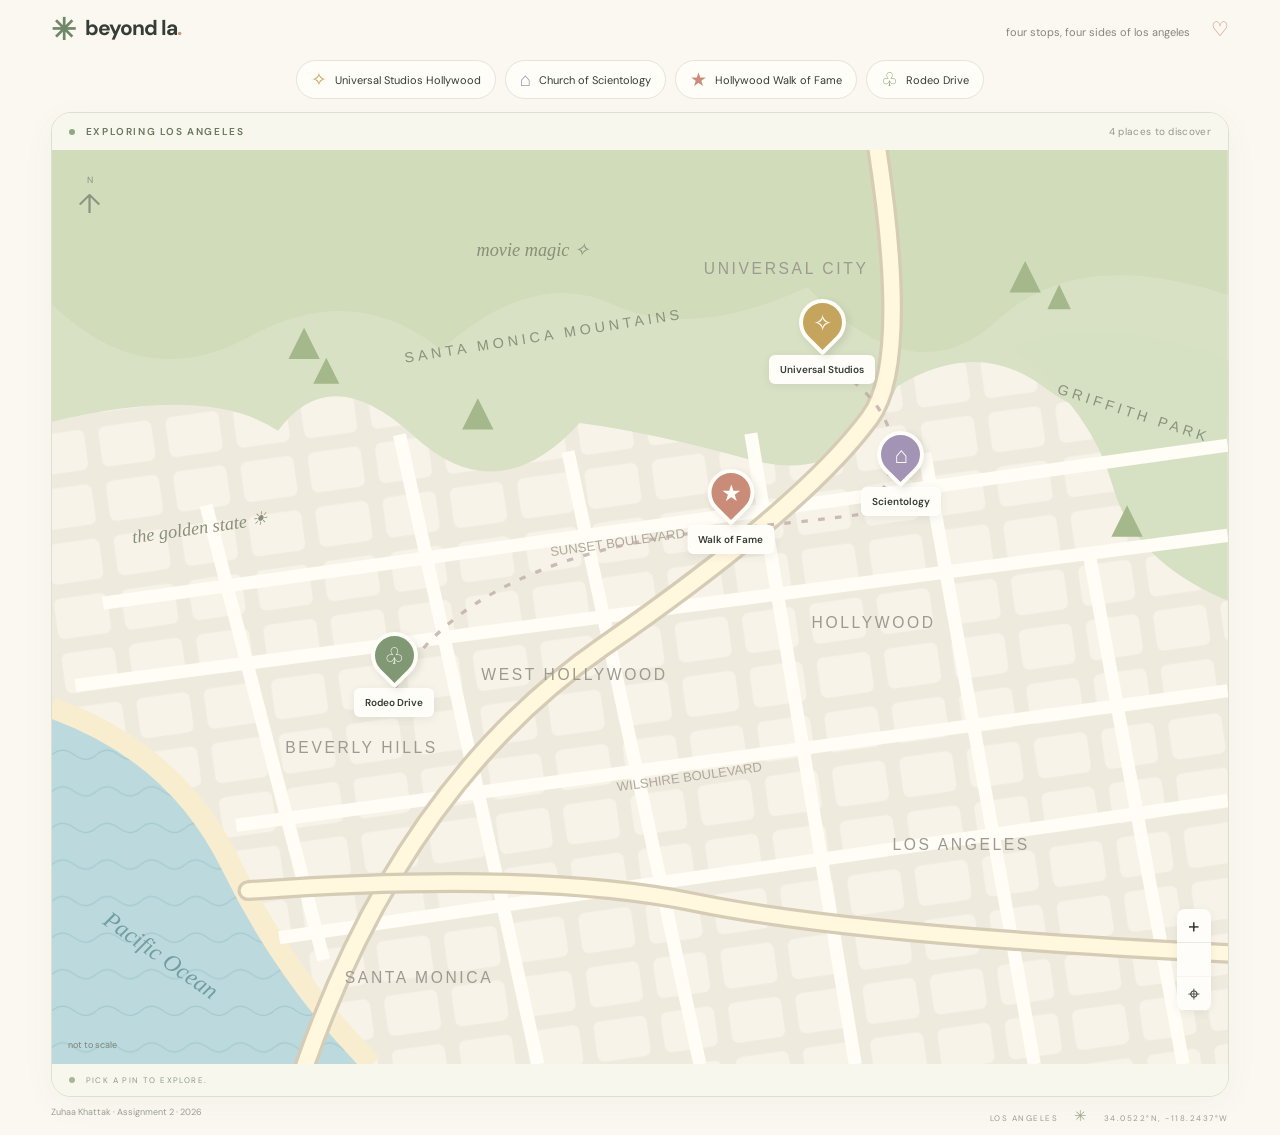
<file: index.html>
<!doctype html>
<html lang="en">
<head>
<meta charset="UTF-8"><meta name="viewport" content="width=device-width, initial-scale=1.0"><meta name="theme-color" content="#fbf8f1">
<title>Assignment 2</title><link rel="stylesheet" href="styles.css"><script defer src="script.js"></script>
</head>
<body>
<header class="site-header"><a href="./index.html" class="logo"><span class="logo-icon">✳</span>beyond la<span class="logo-dot">.</span></a><span class="header-note">four stops, four sides of los angeles <span>♡</span></span></header>
<main>
<nav id="location-list" class="location-nav" aria-label="Explore the four locations"></nav>

<section class="explorer" aria-label="Explore Los Angeles locations">
<div class="map-column"><div class="map-topline"><span><span class="live-dot"></span> EXPLORING LOS ANGELES</span><span>4 places to discover</span></div>
<div class="map" id="map"><svg id="map-art" viewBox="0 0 900 700" preserveAspectRatio="xMidYMid meet" role="img" aria-label="Illustrated map of Los Angeles showing Beverly Hills, Hollywood, Church of Scientology, and Universal City">
<defs><pattern id="blocks" width="52" height="42" patternUnits="userSpaceOnUse" patternTransform="rotate(-8)"><rect width="52" height="42" fill="#eeeade"/><rect x="5" y="5" width="41" height="31" rx="5" fill="#f7f3e9"/></pattern><pattern id="water" width="34" height="28" patternUnits="userSpaceOnUse"><path d="M0 15 Q8 8 17 15 T34 15" stroke="#a6cbcf" fill="none"/></pattern></defs>
<rect width="900" height="700" fill="url(#blocks)"/>
<path d="M0 0H900V205Q811 221 760 182T647 181Q610 258 534 237T404 209Q341 278 277 219T173 215Q120 179 0 208Z" fill="#d8e1c4"/>
<path d="M0 0H900V111Q785 73 723 131T578 105Q490 146 429 118T298 153Q231 99 151 143T0 118Z" fill="#cbd9b5" opacity=".6"/>
<path d="M735 151Q804 123 900 160V345Q828 315 812 257T735 151" fill="#d6e0c3"/>
<path d="M0 430Q90 465 131 549T237 700H0Z" fill="#bcdadd"/><path d="M0 430Q90 465 131 549T237 700H0Z" fill="url(#water)"/><path d="M0 427Q95 461 137 547T245 700" fill="none" stroke="#f9edcf" stroke-width="16"/>
<g fill="none" stroke="#fffdf6" stroke-width="10"><path d="M39 347L900 226"/><path d="M18 410L900 295"/><path d="M141 517L900 414"/><path d="M174 603L900 498"/><path d="M118 272L208 620"/><path d="M266 218L372 700"/><path d="M395 231L496 700"/><path d="M535 217L615 700"/><path d="M668 232L752 700"/><path d="M794 309L866 700"/></g>
<g fill="none" stroke-linecap="round"><path d="M194 700Q269 486 422 380T626 205Q657 164 632 0" stroke="#d6cbb4" stroke-width="17"/><path d="M194 700Q269 486 422 380T626 205Q657 164 632 0" stroke="#fff7de" stroke-width="12"/><path d="M150 567Q371 551 492 576T900 615" stroke="#d6cbb4" stroke-width="16"/><path d="M150 567Q371 551 492 576T900 615" stroke="#fff7de" stroke-width="11"/></g>
<g fill="#8a927b" font-family="Arial,sans-serif" font-size="11" letter-spacing="3" text-anchor="middle"><text x="377" y="146" transform="rotate(-9 377 146)">SANTA MONICA MOUNTAINS</text><text x="827" y="205" transform="rotate(18 827 205)">GRIFFITH PARK</text></g>
<g fill="#9d9a90" font-family="Arial,sans-serif" font-size="12" letter-spacing="2" text-anchor="middle"><text x="237" y="462">BEVERLY HILLS</text><text x="400" y="406">WEST HOLLYWOOD</text><text x="629" y="366">HOLLYWOOD</text><text x="562" y="95">UNIVERSAL CITY</text><text x="696" y="536">LOS ANGELES</text><text x="281" y="638">SANTA MONICA</text></g>
<g fill="#b0a99a" font-family="Arial,sans-serif" font-size="10"><text x="382" y="311" transform="rotate(-8 382 311)">SUNSET BOULEVARD</text><text x="433" y="491" transform="rotate(-8 433 491)">WILSHIRE BOULEVARD</text></g>
<path d="M262 413Q319 309 519 290T634 264Q666 206 590 161" fill="none" stroke="#bca7a5" stroke-width="2.5" stroke-dasharray="5 8" opacity=".75"/>
<g fill="#a5b88b"><path d="M193 136l-12 24h24zM210 159l-10 20h20zM326 190l-12 24h24zM745 85l-12 24h24zM771 103l-9 19h18zM823 272l-12 24h24z"/></g>
<g fill="#729da3" font-family="Georgia,serif" font-size="18" font-style="italic"><text x="38" y="592" transform="rotate(35 38 592)">Pacific Ocean</text></g><g fill="#898f78" font-family="Georgia,serif" font-style="italic" font-size="14"><text x="325" y="81"> movie magic ✧</text><text x="62" y="301" transform="rotate(-8 62 301)">the golden state ☀</text></g>
</svg><div id="pins"></div><div class="compass" aria-hidden="true">N<span>↑</span></div><div class="map-controls"><button id="zoom-in" aria-label="Zoom in">+</button><button id="zoom-out" aria-label="Zoom out"></button><button id="reset-map" aria-label="Reset map view">⌖</button></div><span class="map-footnote">not to scale</span><div class="map-caption"><span></span></div></div>
<div class="map-bottom"><span><i></i> PICK A PIN TO EXPLORE.</span><span></span></div></div>

</section><footer><span>Zuhaa Khattak · Assignment 2 · 2026</span><span>LOS ANGELES <span class="footer-star">✳</span> 34.0522°N, -118.2437°W</span></footer>
</main></body></html>
</file>
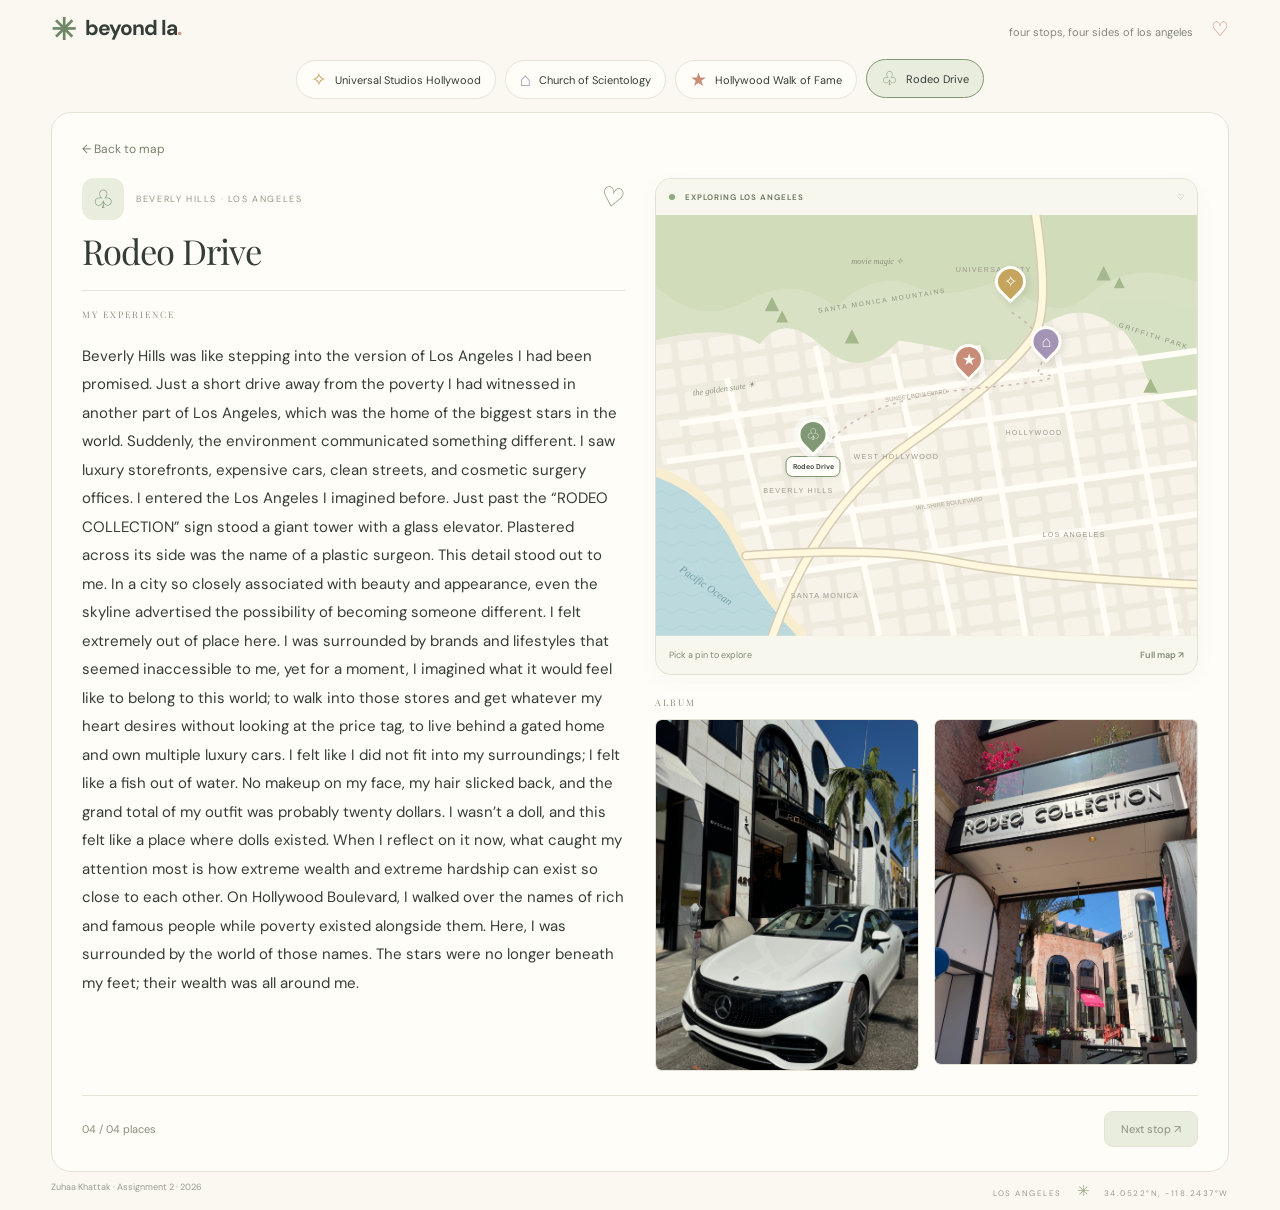
<file: rodeo-drive.html>
<!doctype html>
<html lang="en">
<head><meta charset="UTF-8"><meta name="viewport" content="width=device-width, initial-scale=1.0"><meta name="theme-color" content="#fbf8f1"><title>Rodeo Drive</title><link rel="stylesheet" href="styles.css"><script defer src="script.js"></script></head>
<body data-location="rodeo-drive">
<header class="site-header"><a href="index.html" class="logo"><span class="logo-icon">✳</span>beyond la<span class="logo-dot">.</span></a><span class="header-note">four stops, four sides of los angeles<span>♡</span></span></header>
<main><nav id="location-list" class="location-nav" aria-label="Explore the four locations"></nav>
<article class="story-page"><a class="back-to-map" href="index.html">← Back to map</a>
<div class="story-columns"><div class="story-content"><header class="story-heading"><span class="story-icon" aria-hidden="true">♧</span><p class="detail-area">BEVERLY HILLS · LOS ANGELES</p><h1>Rodeo Drive</h1><span class="story-heart" aria-hidden="true">♡</span></header>
<div class="story-layout"><section aria-labelledby="story-label"><h2 id="story-label" class="section-label">MY EXPERIENCE</h2><div class="story-space" aria-label="Your story space"></div></section>
</div>
</div><div class="story-media"><aside class="story-map" aria-label="Explore the other locations"><div class="map-topline"><span><span class="live-dot"></span> EXPLORING LOS ANGELES</span><span>♡</span></div><div class="map mini-map"><svg id="map-art" viewBox="0 0 900 700" preserveAspectRatio="xMidYMid meet" role="img" aria-label="Illustrated map of Los Angeles showing Beverly Hills, Hollywood, Church of Scientology, and Universal City">
<defs><pattern id="blocks" width="52" height="42" patternUnits="userSpaceOnUse" patternTransform="rotate(-8)"><rect width="52" height="42" fill="#eeeade"/><rect x="5" y="5" width="41" height="31" rx="5" fill="#f7f3e9"/></pattern><pattern id="water" width="34" height="28" patternUnits="userSpaceOnUse"><path d="M0 15 Q8 8 17 15 T34 15" stroke="#a6cbcf" fill="none"/></pattern></defs>
<rect width="900" height="700" fill="url(#blocks)"/>
<path d="M0 0H900V205Q811 221 760 182T647 181Q610 258 534 237T404 209Q341 278 277 219T173 215Q120 179 0 208Z" fill="#d8e1c4"/>
<path d="M0 0H900V111Q785 73 723 131T578 105Q490 146 429 118T298 153Q231 99 151 143T0 118Z" fill="#cbd9b5" opacity=".6"/>
<path d="M735 151Q804 123 900 160V345Q828 315 812 257T735 151" fill="#d6e0c3"/>
<path d="M0 430Q90 465 131 549T237 700H0Z" fill="#bcdadd"/><path d="M0 430Q90 465 131 549T237 700H0Z" fill="url(#water)"/><path d="M0 427Q95 461 137 547T245 700" fill="none" stroke="#f9edcf" stroke-width="16"/>
<g fill="none" stroke="#fffdf6" stroke-width="10"><path d="M39 347L900 226"/><path d="M18 410L900 295"/><path d="M141 517L900 414"/><path d="M174 603L900 498"/><path d="M118 272L208 620"/><path d="M266 218L372 700"/><path d="M395 231L496 700"/><path d="M535 217L615 700"/><path d="M668 232L752 700"/><path d="M794 309L866 700"/></g>
<g fill="none" stroke-linecap="round"><path d="M194 700Q269 486 422 380T626 205Q657 164 632 0" stroke="#d6cbb4" stroke-width="17"/><path d="M194 700Q269 486 422 380T626 205Q657 164 632 0" stroke="#fff7de" stroke-width="12"/><path d="M150 567Q371 551 492 576T900 615" stroke="#d6cbb4" stroke-width="16"/><path d="M150 567Q371 551 492 576T900 615" stroke="#fff7de" stroke-width="11"/></g>
<g fill="#8a927b" font-family="Arial,sans-serif" font-size="11" letter-spacing="3" text-anchor="middle"><text x="377" y="146" transform="rotate(-9 377 146)">SANTA MONICA MOUNTAINS</text><text x="827" y="205" transform="rotate(18 827 205)">GRIFFITH PARK</text></g>
<g fill="#9d9a90" font-family="Arial,sans-serif" font-size="12" letter-spacing="2" text-anchor="middle"><text x="237" y="462">BEVERLY HILLS</text><text x="400" y="406">WEST HOLLYWOOD</text><text x="629" y="366">HOLLYWOOD</text><text x="562" y="95">UNIVERSAL CITY</text><text x="696" y="536">LOS ANGELES</text><text x="281" y="638">SANTA MONICA</text></g>
<g fill="#b0a99a" font-family="Arial,sans-serif" font-size="10"><text x="382" y="311" transform="rotate(-8 382 311)">SUNSET BOULEVARD</text><text x="433" y="491" transform="rotate(-8 433 491)">WILSHIRE BOULEVARD</text></g>
<path d="M262 413Q319 309 519 290T634 264Q666 206 590 161" fill="none" stroke="#bca7a5" stroke-width="2.5" stroke-dasharray="5 8" opacity=".75"/>
<g fill="#a5b88b"><path d="M193 136l-12 24h24zM210 159l-10 20h20zM326 190l-12 24h24zM745 85l-12 24h24zM771 103l-9 19h18zM823 272l-12 24h24z"/></g>
<g fill="#729da3" font-family="Georgia,serif" font-size="18" font-style="italic"><text x="38" y="592" transform="rotate(35 38 592)">Pacific Ocean</text></g><g fill="#898f78" font-family="Georgia,serif" font-style="italic" font-size="14"><text x="325" y="81">movie magic ✧</text><text x="62" y="301" transform="rotate(-8 62 301)">the golden state ☀</text></g>
</svg><div id="pins"></div></div><div class="mini-map-footer"><span>Pick a pin to explore</span><a href="index.html">Full map ↗</a></div></aside><section aria-labelledby="photos-label"><h2 id="photos-label" class="section-label">ALBUM</h2><div class="photo-grid"><div class="photo-placeholder"><span aria-hidden="true">▧</span>YOUR PHOTO HERE</div><div class="photo-placeholder"><span aria-hidden="true">▧</span>YOUR PHOTO HERE</div></div></section></div></div><nav class="story-pagination" aria-label="Story navigation"><span>04 / 04 places</span><a href="universal-studios.html">Next stop ↗</a></nav></article>
<footer><span>Zuhaa Khattak · Assignment 2 · 2026</span><span>LOS ANGELES <span class="footer-star">✳</span>34.0522°N, -118.2437°W</span></footer></main>
</body></html>
</file>
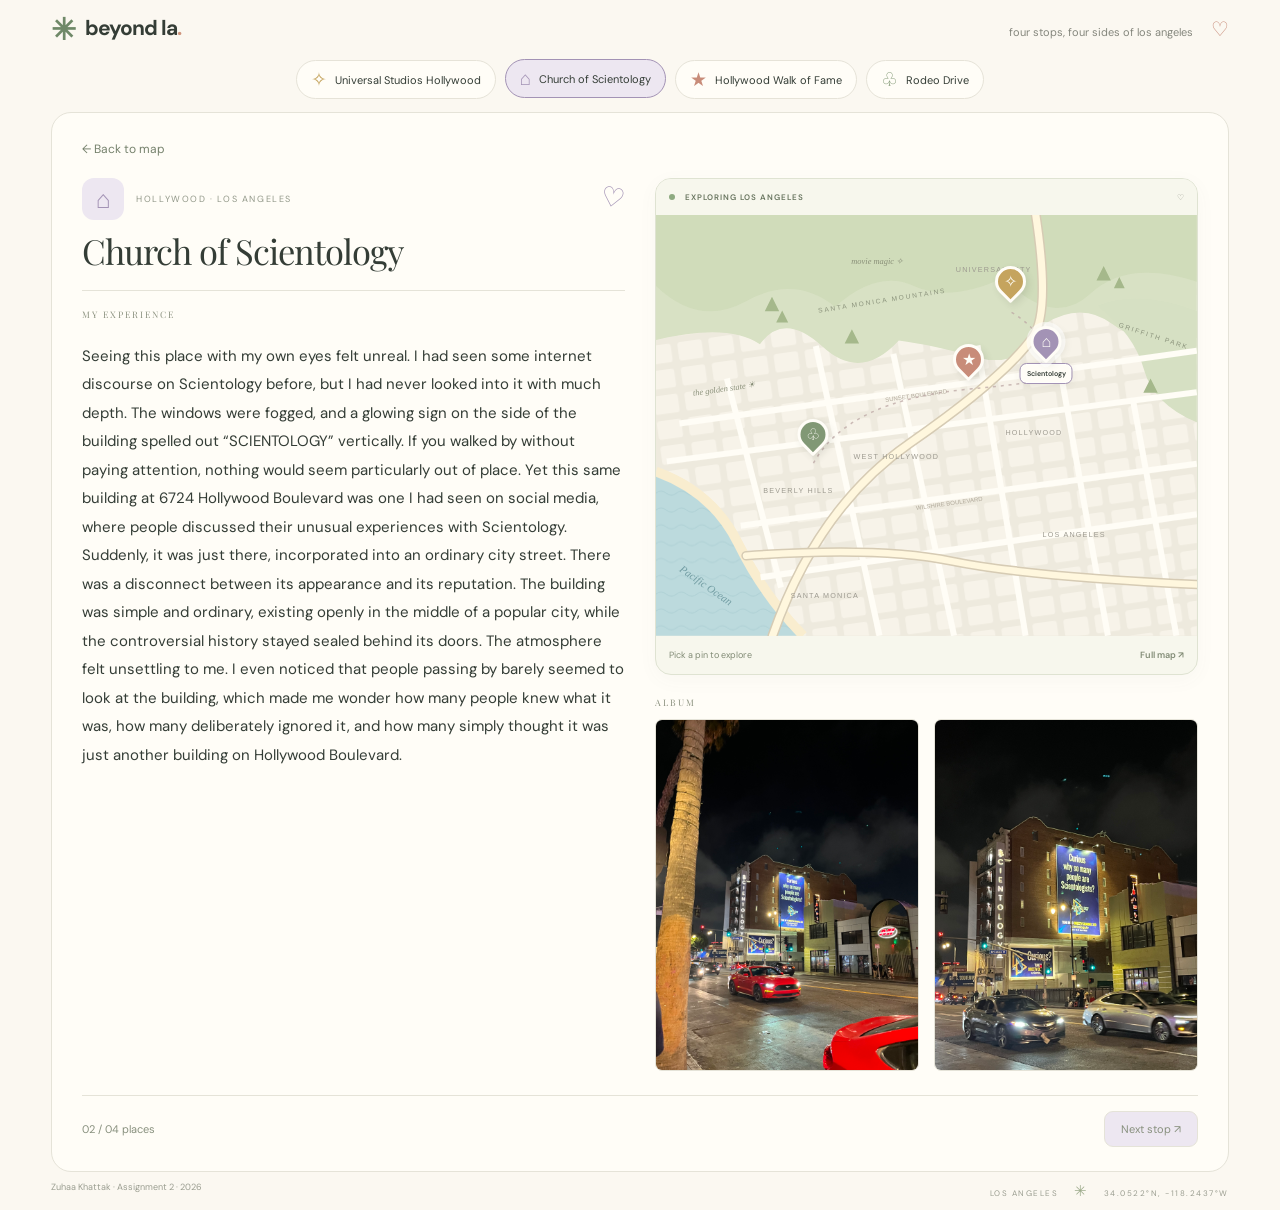
<file: scientology.html>
<!doctype html>
<html lang="en">
<head><meta charset="UTF-8"><meta name="viewport" content="width=device-width, initial-scale=1.0"><meta name="theme-color" content="#fbf8f1"><title>Church of Scientology</title><link rel="stylesheet" href="styles.css"><script defer src="script.js"></script></head>
<body data-location="scientology">
<header class="site-header"><a href="index.html" class="logo"><span class="logo-icon">✳</span>beyond la<span class="logo-dot">.</span></a><span class="header-note">four stops, four sides of los angeles<span>♡</span></span></header>
<main><nav id="location-list" class="location-nav" aria-label="Explore the four locations"></nav>
<article class="story-page"><a class="back-to-map" href="index.html">← Back to map</a>
<div class="story-columns"><div class="story-content"><header class="story-heading"><span class="story-icon" aria-hidden="true">⌂</span><p class="detail-area">HOLLYWOOD · LOS ANGELES</p><h1>Church of Scientology</h1><span class="story-heart" aria-hidden="true">♡</span></header>
<div class="story-layout"><section aria-labelledby="story-label"><h2 id="story-label" class="section-label">MY EXPERIENCE</h2><div class="story-space" aria-label="Your story space"></div></section>
</div>
</div><div class="story-media"><aside class="story-map" aria-label="Explore the other locations"><div class="map-topline"><span><span class="live-dot"></span> EXPLORING LOS ANGELES</span><span>♡</span></div><div class="map mini-map"><svg id="map-art" viewBox="0 0 900 700" preserveAspectRatio="xMidYMid meet" role="img" aria-label="Illustrated map of Los Angeles showing Beverly Hills, Hollywood, Church of Scientology, and Universal City">
<defs><pattern id="blocks" width="52" height="42" patternUnits="userSpaceOnUse" patternTransform="rotate(-8)"><rect width="52" height="42" fill="#eeeade"/><rect x="5" y="5" width="41" height="31" rx="5" fill="#f7f3e9"/></pattern><pattern id="water" width="34" height="28" patternUnits="userSpaceOnUse"><path d="M0 15 Q8 8 17 15 T34 15" stroke="#a6cbcf" fill="none"/></pattern></defs>
<rect width="900" height="700" fill="url(#blocks)"/>
<path d="M0 0H900V205Q811 221 760 182T647 181Q610 258 534 237T404 209Q341 278 277 219T173 215Q120 179 0 208Z" fill="#d8e1c4"/>
<path d="M0 0H900V111Q785 73 723 131T578 105Q490 146 429 118T298 153Q231 99 151 143T0 118Z" fill="#cbd9b5" opacity=".6"/>
<path d="M735 151Q804 123 900 160V345Q828 315 812 257T735 151" fill="#d6e0c3"/>
<path d="M0 430Q90 465 131 549T237 700H0Z" fill="#bcdadd"/><path d="M0 430Q90 465 131 549T237 700H0Z" fill="url(#water)"/><path d="M0 427Q95 461 137 547T245 700" fill="none" stroke="#f9edcf" stroke-width="16"/>
<g fill="none" stroke="#fffdf6" stroke-width="10"><path d="M39 347L900 226"/><path d="M18 410L900 295"/><path d="M141 517L900 414"/><path d="M174 603L900 498"/><path d="M118 272L208 620"/><path d="M266 218L372 700"/><path d="M395 231L496 700"/><path d="M535 217L615 700"/><path d="M668 232L752 700"/><path d="M794 309L866 700"/></g>
<g fill="none" stroke-linecap="round"><path d="M194 700Q269 486 422 380T626 205Q657 164 632 0" stroke="#d6cbb4" stroke-width="17"/><path d="M194 700Q269 486 422 380T626 205Q657 164 632 0" stroke="#fff7de" stroke-width="12"/><path d="M150 567Q371 551 492 576T900 615" stroke="#d6cbb4" stroke-width="16"/><path d="M150 567Q371 551 492 576T900 615" stroke="#fff7de" stroke-width="11"/></g>
<g fill="#8a927b" font-family="Arial,sans-serif" font-size="11" letter-spacing="3" text-anchor="middle"><text x="377" y="146" transform="rotate(-9 377 146)">SANTA MONICA MOUNTAINS</text><text x="827" y="205" transform="rotate(18 827 205)">GRIFFITH PARK</text></g>
<g fill="#9d9a90" font-family="Arial,sans-serif" font-size="12" letter-spacing="2" text-anchor="middle"><text x="237" y="462">BEVERLY HILLS</text><text x="400" y="406">WEST HOLLYWOOD</text><text x="629" y="366">HOLLYWOOD</text><text x="562" y="95">UNIVERSAL CITY</text><text x="696" y="536">LOS ANGELES</text><text x="281" y="638">SANTA MONICA</text></g>
<g fill="#b0a99a" font-family="Arial,sans-serif" font-size="10"><text x="382" y="311" transform="rotate(-8 382 311)">SUNSET BOULEVARD</text><text x="433" y="491" transform="rotate(-8 433 491)">WILSHIRE BOULEVARD</text></g>
<path d="M262 413Q319 309 519 290T634 264Q666 206 590 161" fill="none" stroke="#bca7a5" stroke-width="2.5" stroke-dasharray="5 8" opacity=".75"/>
<g fill="#a5b88b"><path d="M193 136l-12 24h24zM210 159l-10 20h20zM326 190l-12 24h24zM745 85l-12 24h24zM771 103l-9 19h18zM823 272l-12 24h24z"/></g>
<g fill="#729da3" font-family="Georgia,serif" font-size="18" font-style="italic"><text x="38" y="592" transform="rotate(35 38 592)">Pacific Ocean</text></g><g fill="#898f78" font-family="Georgia,serif" font-style="italic" font-size="14"><text x="325" y="81">movie magic ✧</text><text x="62" y="301" transform="rotate(-8 62 301)">the golden state ☀</text></g>
</svg><div id="pins"></div></div><div class="mini-map-footer"><span>Pick a pin to explore</span><a href="index.html">Full map ↗</a></div></aside><section aria-labelledby="photos-label"><h2 id="photos-label" class="section-label">ALBUM</h2><div class="photo-grid"><div class="photo-placeholder"><span aria-hidden="true">▧</span>YOUR PHOTO HERE</div><div class="photo-placeholder"><span aria-hidden="true">▧</span>YOUR PHOTO HERE</div></div></section></div></div><nav class="story-pagination" aria-label="Story navigation"><span>02 / 04 places</span><a href="walk-of-fame.html">Next stop ↗</a></nav></article>
<footer><span>Zuhaa Khattak · Assignment 2 · 2026</span><span>LOS ANGELES <span class="footer-star">✳</span> 34.0522°N, -118.2437°W</span></footer></main>
</body></html>
</file>
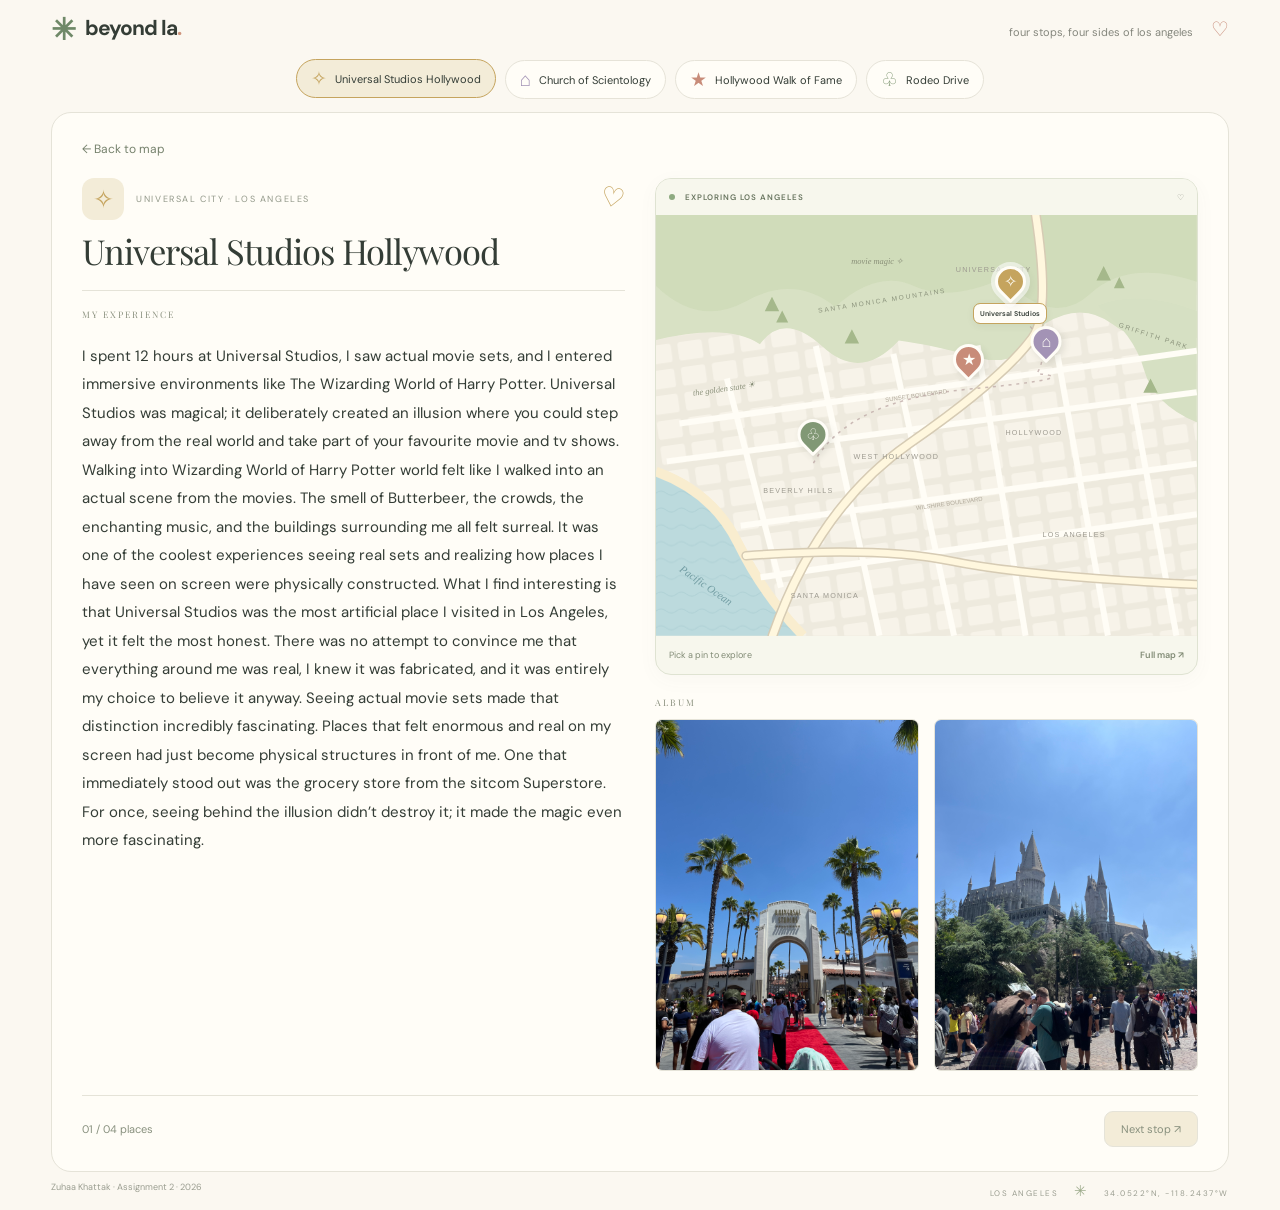
<file: universal-studios.html>
<!doctype html>
<html lang="en">
<head><meta charset="UTF-8"><meta name="viewport" content="width=device-width, initial-scale=1.0"><meta name="theme-color" content="#fbf8f1"><title>Universal Studios Hollywood</title><link rel="stylesheet" href="styles.css"><script defer src="script.js"></script></head>
<body data-location="universal-studios">
<header class="site-header"><a href="index.html" class="logo"><span class="logo-icon">✳</span>beyond la<span class="logo-dot">.</span></a><span class="header-note">four stops, four sides of los angeles<span>♡</span></span></header>
<main><nav id="location-list" class="location-nav" aria-label="Explore the four locations"></nav>
<article class="story-page"><a class="back-to-map" href="index.html">← Back to map</a>
<div class="story-columns"><div class="story-content"><header class="story-heading"><span class="story-icon" aria-hidden="true">✧</span><p class="detail-area">UNIVERSAL CITY · LOS ANGELES</p><h1>Universal Studios Hollywood</h1><span class="story-heart" aria-hidden="true">♡</span></header>
<div class="story-layout"><section aria-labelledby="story-label"><h2 id="story-label" class="section-label">MY EXPERIENCE</h2><div class="story-space" aria-label="story space"></div></section>
</div>
</div><div class="story-media"><aside class="story-map" aria-label="Explore the other locations"><div class="map-topline"><span><span class="live-dot"></span> EXPLORING LOS ANGELES</span><span>♡</span></div><div class="map mini-map"><svg id="map-art" viewBox="0 0 900 700" preserveAspectRatio="xMidYMid meet" role="img" aria-label="Illustrated map of Los Angeles showing Beverly Hills, Hollywood, Church of Scientology, and Universal City">
<defs><pattern id="blocks" width="52" height="42" patternUnits="userSpaceOnUse" patternTransform="rotate(-8)"><rect width="52" height="42" fill="#eeeade"/><rect x="5" y="5" width="41" height="31" rx="5" fill="#f7f3e9"/></pattern><pattern id="water" width="34" height="28" patternUnits="userSpaceOnUse"><path d="M0 15 Q8 8 17 15 T34 15" stroke="#a6cbcf" fill="none"/></pattern></defs>
<rect width="900" height="700" fill="url(#blocks)"/>
<path d="M0 0H900V205Q811 221 760 182T647 181Q610 258 534 237T404 209Q341 278 277 219T173 215Q120 179 0 208Z" fill="#d8e1c4"/>
<path d="M0 0H900V111Q785 73 723 131T578 105Q490 146 429 118T298 153Q231 99 151 143T0 118Z" fill="#cbd9b5" opacity=".6"/>
<path d="M735 151Q804 123 900 160V345Q828 315 812 257T735 151" fill="#d6e0c3"/>
<path d="M0 430Q90 465 131 549T237 700H0Z" fill="#bcdadd"/><path d="M0 430Q90 465 131 549T237 700H0Z" fill="url(#water)"/><path d="M0 427Q95 461 137 547T245 700" fill="none" stroke="#f9edcf" stroke-width="16"/>
<g fill="none" stroke="#fffdf6" stroke-width="10"><path d="M39 347L900 226"/><path d="M18 410L900 295"/><path d="M141 517L900 414"/><path d="M174 603L900 498"/><path d="M118 272L208 620"/><path d="M266 218L372 700"/><path d="M395 231L496 700"/><path d="M535 217L615 700"/><path d="M668 232L752 700"/><path d="M794 309L866 700"/></g>
<g fill="none" stroke-linecap="round"><path d="M194 700Q269 486 422 380T626 205Q657 164 632 0" stroke="#d6cbb4" stroke-width="17"/><path d="M194 700Q269 486 422 380T626 205Q657 164 632 0" stroke="#fff7de" stroke-width="12"/><path d="M150 567Q371 551 492 576T900 615" stroke="#d6cbb4" stroke-width="16"/><path d="M150 567Q371 551 492 576T900 615" stroke="#fff7de" stroke-width="11"/></g>
<g fill="#8a927b" font-family="Arial,sans-serif" font-size="11" letter-spacing="3" text-anchor="middle"><text x="377" y="146" transform="rotate(-9 377 146)">SANTA MONICA MOUNTAINS</text><text x="827" y="205" transform="rotate(18 827 205)">GRIFFITH PARK</text></g>
<g fill="#9d9a90" font-family="Arial,sans-serif" font-size="12" letter-spacing="2" text-anchor="middle"><text x="237" y="462">BEVERLY HILLS</text><text x="400" y="406">WEST HOLLYWOOD</text><text x="629" y="366">HOLLYWOOD</text><text x="562" y="95">UNIVERSAL CITY</text><text x="696" y="536">LOS ANGELES</text><text x="281" y="638">SANTA MONICA</text></g>
<g fill="#b0a99a" font-family="Arial,sans-serif" font-size="10"><text x="382" y="311" transform="rotate(-8 382 311)">SUNSET BOULEVARD</text><text x="433" y="491" transform="rotate(-8 433 491)">WILSHIRE BOULEVARD</text></g>
<path d="M262 413Q319 309 519 290T634 264Q666 206 590 161" fill="none" stroke="#bca7a5" stroke-width="2.5" stroke-dasharray="5 8" opacity=".75"/>
<g fill="#a5b88b"><path d="M193 136l-12 24h24zM210 159l-10 20h20zM326 190l-12 24h24zM745 85l-12 24h24zM771 103l-9 19h18zM823 272l-12 24h24z"/></g>
<g fill="#729da3" font-family="Georgia,serif" font-size="18" font-style="italic"><text x="38" y="592" transform="rotate(35 38 592)">Pacific Ocean</text></g><g fill="#898f78" font-family="Georgia,serif" font-style="italic" font-size="14"><text x="325" y="81">movie magic ✧</text><text x="62" y="301" transform="rotate(-8 62 301)">the golden state ☀</text></g>
</svg><div id="pins"></div></div><div class="mini-map-footer"><span>Pick a pin to explore</span><a href="index.html">Full map ↗</a></div></aside><section aria-labelledby="photos-label"><h2 id="photos-label" class="section-label">ALBUM</h2><div class="photo-grid"><div class="photo-placeholder"><span aria-hidden="true">▧</span>YOUR PHOTO HERE</div><div class="photo-placeholder"><span aria-hidden="true">▧</span>YOUR PHOTO HERE</div></div></section></div></div><nav class="story-pagination" aria-label="Story navigation"><span>01 / 04 places</span><a href="scientology.html">Next stop ↗</a></nav></article>
<footer><span>Zuhaa Khattak · Assignment 2 · 2026</span><span>LOS ANGELES <span class="footer-star">✳</span> 34.0522°N, -118.2437°W</span></footer></main>
</body></html>
</file>
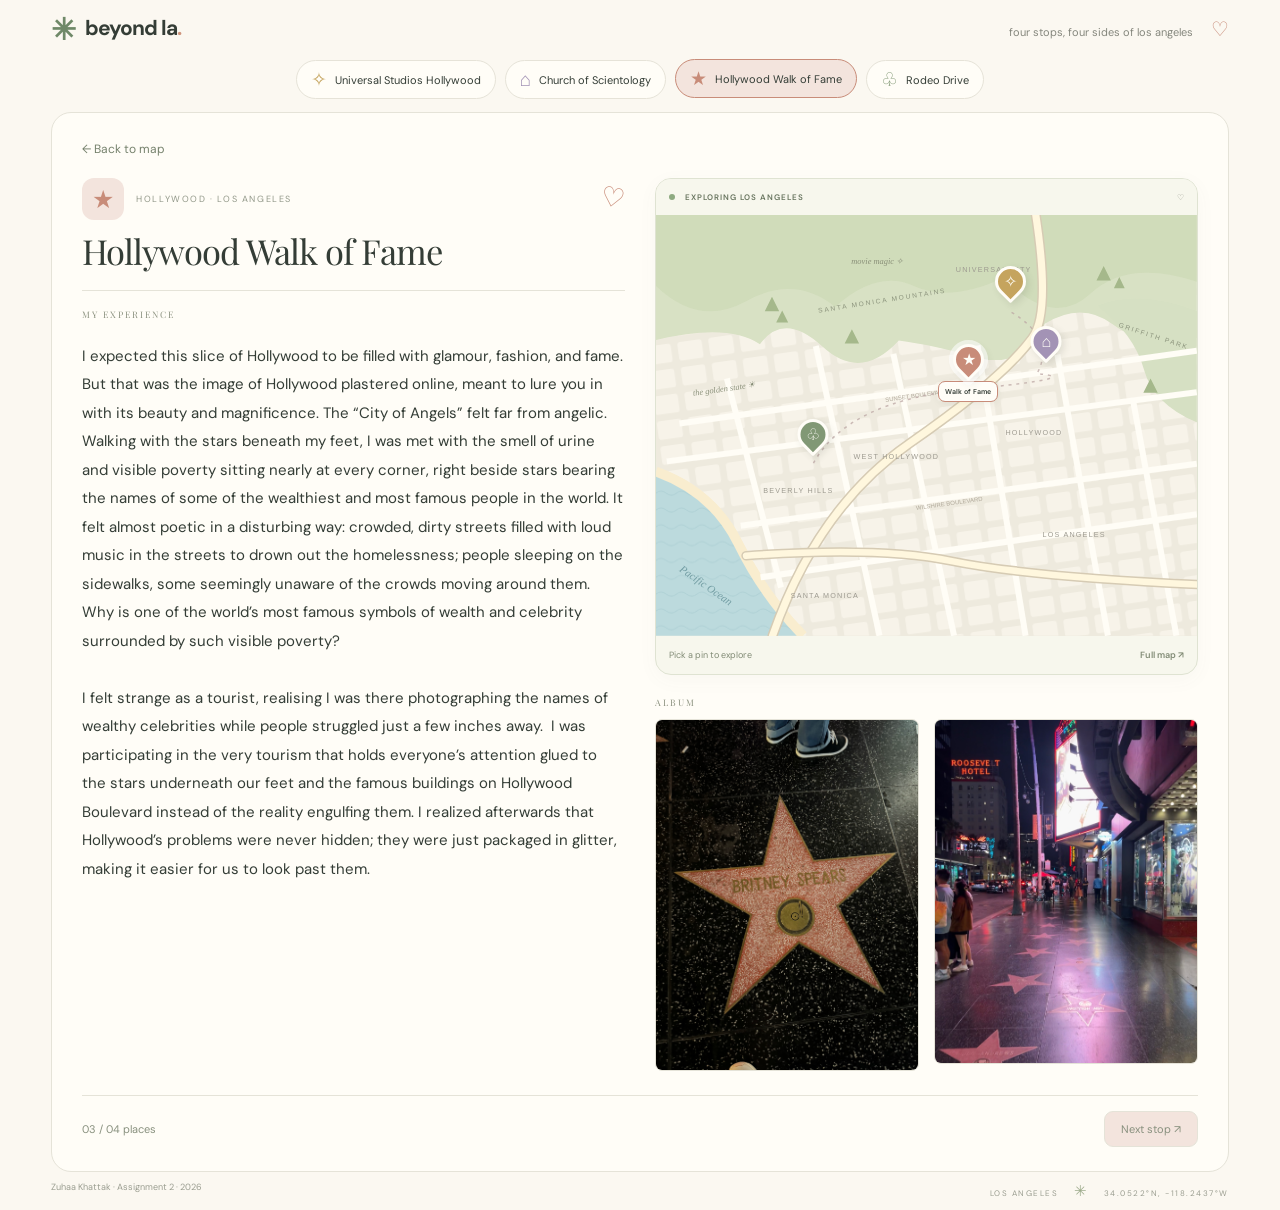
<file: walk-of-fame.html>
<!doctype html>
<html lang="en">
<head><meta charset="UTF-8"><meta name="viewport" content="width=device-width, initial-scale=1.0"><meta name="theme-color" content="#fbf8f1"><title>Hollywood Walk of Fame</title><link rel="stylesheet" href="styles.css"><script defer src="script.js"></script></head>
<body data-location="walk-of-fame">
<header class="site-header"><a href="index.html" class="logo"><span class="logo-icon">✳</span>beyond la<span class="logo-dot">.</span></a><span class="header-note">four stops, four sides of los angeles<span>♡</span></span></header>
<main><nav id="location-list" class="location-nav" aria-label="Explore the four locations"></nav>
<article class="story-page"><a class="back-to-map" href="index.html">← Back to map</a>
<div class="story-columns"><div class="story-content"><header class="story-heading"><span class="story-icon" aria-hidden="true">★</span><p class="detail-area">HOLLYWOOD · LOS ANGELES</p><h1>Hollywood Walk of Fame</h1><span class="story-heart" aria-hidden="true">♡</span></header>
<div class="story-layout"><section aria-labelledby="story-label"><h2 id="story-label" class="section-label">MY EXPERIENCE</h2><div class="story-space" aria-label="story space"></div></section>
</div>
</div><div class="story-media"><aside class="story-map" aria-label="Explore the other locations"><div class="map-topline"><span><span class="live-dot"></span> EXPLORING LOS ANGELES</span><span>♡</span></div><div class="map mini-map"><svg id="map-art" viewBox="0 0 900 700" preserveAspectRatio="xMidYMid meet" role="img" aria-label="Illustrated map of Los Angeles showing Beverly Hills, Hollywood, Church of Scientology, and Universal City">
<defs><pattern id="blocks" width="52" height="42" patternUnits="userSpaceOnUse" patternTransform="rotate(-8)"><rect width="52" height="42" fill="#eeeade"/><rect x="5" y="5" width="41" height="31" rx="5" fill="#f7f3e9"/></pattern><pattern id="water" width="34" height="28" patternUnits="userSpaceOnUse"><path d="M0 15 Q8 8 17 15 T34 15" stroke="#a6cbcf" fill="none"/></pattern></defs>
<rect width="900" height="700" fill="url(#blocks)"/>
<path d="M0 0H900V205Q811 221 760 182T647 181Q610 258 534 237T404 209Q341 278 277 219T173 215Q120 179 0 208Z" fill="#d8e1c4"/>
<path d="M0 0H900V111Q785 73 723 131T578 105Q490 146 429 118T298 153Q231 99 151 143T0 118Z" fill="#cbd9b5" opacity=".6"/>
<path d="M735 151Q804 123 900 160V345Q828 315 812 257T735 151" fill="#d6e0c3"/>
<path d="M0 430Q90 465 131 549T237 700H0Z" fill="#bcdadd"/><path d="M0 430Q90 465 131 549T237 700H0Z" fill="url(#water)"/><path d="M0 427Q95 461 137 547T245 700" fill="none" stroke="#f9edcf" stroke-width="16"/>
<g fill="none" stroke="#fffdf6" stroke-width="10"><path d="M39 347L900 226"/><path d="M18 410L900 295"/><path d="M141 517L900 414"/><path d="M174 603L900 498"/><path d="M118 272L208 620"/><path d="M266 218L372 700"/><path d="M395 231L496 700"/><path d="M535 217L615 700"/><path d="M668 232L752 700"/><path d="M794 309L866 700"/></g>
<g fill="none" stroke-linecap="round"><path d="M194 700Q269 486 422 380T626 205Q657 164 632 0" stroke="#d6cbb4" stroke-width="17"/><path d="M194 700Q269 486 422 380T626 205Q657 164 632 0" stroke="#fff7de" stroke-width="12"/><path d="M150 567Q371 551 492 576T900 615" stroke="#d6cbb4" stroke-width="16"/><path d="M150 567Q371 551 492 576T900 615" stroke="#fff7de" stroke-width="11"/></g>
<g fill="#8a927b" font-family="Arial,sans-serif" font-size="11" letter-spacing="3" text-anchor="middle"><text x="377" y="146" transform="rotate(-9 377 146)">SANTA MONICA MOUNTAINS</text><text x="827" y="205" transform="rotate(18 827 205)">GRIFFITH PARK</text></g>
<g fill="#9d9a90" font-family="Arial,sans-serif" font-size="12" letter-spacing="2" text-anchor="middle"><text x="237" y="462">BEVERLY HILLS</text><text x="400" y="406">WEST HOLLYWOOD</text><text x="629" y="366">HOLLYWOOD</text><text x="562" y="95">UNIVERSAL CITY</text><text x="696" y="536">LOS ANGELES</text><text x="281" y="638">SANTA MONICA</text></g>
<g fill="#b0a99a" font-family="Arial,sans-serif" font-size="10"><text x="382" y="311" transform="rotate(-8 382 311)">SUNSET BOULEVARD</text><text x="433" y="491" transform="rotate(-8 433 491)">WILSHIRE BOULEVARD</text></g>
<path d="M262 413Q319 309 519 290T634 264Q666 206 590 161" fill="none" stroke="#bca7a5" stroke-width="2.5" stroke-dasharray="5 8" opacity=".75"/>
<g fill="#a5b88b"><path d="M193 136l-12 24h24zM210 159l-10 20h20zM326 190l-12 24h24zM745 85l-12 24h24zM771 103l-9 19h18zM823 272l-12 24h24z"/></g>
<g fill="#729da3" font-family="Georgia,serif" font-size="18" font-style="italic"><text x="38" y="592" transform="rotate(35 38 592)">Pacific Ocean</text></g><g fill="#898f78" font-family="Georgia,serif" font-style="italic" font-size="14"><text x="325" y="81"> movie magic ✧</text><text x="62" y="301" transform="rotate(-8 62 301)">the golden state ☀</text></g>
</svg><div id="pins"></div></div><div class="mini-map-footer"><span>Pick a pin to explore</span><a href="index.html">Full map ↗</a></div></aside><section aria-labelledby="photos-label"><h2 id="photos-label" class="section-label">ALBUM</h2><div class="photo-grid"><div class="photo-placeholder"><span aria-hidden="true">▧</span>YOUR PHOTO HERE</div><div class="photo-placeholder"><span aria-hidden="true">▧</span>YOUR PHOTO HERE</div></div></section></div></div><nav class="story-pagination" aria-label="Story navigation"><span>03 / 04 places</span><a href="rodeo-drive.html">Next stop ↗</a></nav></article>
<footer><span>Zuhaa Khattak · Assignment 2 · 2026</span><span>LOS ANGELES <span class="footer-star">✳</span> 34.0522°N, -118.2437°W</span></footer></main>
</body></html>
</file>
<file: styles.css>
@import url('https://fonts.googleapis.com/css2?family=DM+Sans:wght@400;500;600;700&family=Playfair+Display:ital,wght@0,400;0,500;0,600;1,400;1,500&display=swap');
:root{--paper:#fbf8f1;--ink:#343d36;--line:#e5e3d8}*{box-sizing:border-box}body{margin:0;background:var(--paper);color:var(--ink);font-family:'DM Sans',sans-serif}button,a{-webkit-tap-highlight-color:transparent}button{font:inherit;cursor:pointer;color:inherit}button:focus-visible,a:focus-visible{outline:3px solid #587661;outline-offset:5px}a{color:inherit;text-decoration:none}.site-header{height:91px;border-bottom:1px solid var(--line);display:flex;align-items:center;justify-content:space-between;padding:0 6%}.logo{font-weight:700;font-size:23px;letter-spacing:-1px}.logo-icon{color:#6f8968;font-size:36px;vertical-align:middle;margin-right:10px}.logo-dot{color:#ce947c}.header-note{font-size:12px;color:#85877d}.header-note span{margin-left:18px;font-size:20px}main{max-width:1400px;margin:auto;padding:0 6%}.intro{padding:48px 0 36px;position:relative}.eyebrow{font-size:10px;letter-spacing:2.5px;font-weight:600}.eyebrow span{display:inline-block;width:7px;height:7px;background:#859876;border-radius:50%;margin-right:9px}h1{font-family:'Playfair Display',Georgia,serif;font-weight:400;font-size:clamp(40px,4.5vw,62px);letter-spacing:-2px;margin:13px 0 15px;line-height:1.2}h1 em{color:#73896a;font-weight:400}.sparkle{display:inline-block;font-size:44px;color:#cfab6b;margin-left:24px;transform:translateY(-16px)}.intro p{font-size:13px;color:#898c82;line-height:1.9;margin:0}.postmark{position:absolute;right:27px;top:59px;border:1px dashed #babca9;border-radius:50%;width:108px;height:108px;display:flex;flex-direction:column;justify-content:center;align-items:center;transform:rotate(12deg);font-size:10px;line-height:1.6;letter-spacing:2px;color:#869177}.postmark span{font-size:29px;line-height:1.1}.explorer{border:1px solid #dedfd3;border-radius:16px;overflow:hidden;display:grid;grid-template-columns:minmax(0,1fr) 325px;background:#fffdf7;box-shadow:0 8px 28px #4d584808}.map-column{min-width:0;border-right:1px solid var(--line)}.map-topline{display:flex;justify-content:space-between;padding:19px 24px;font-size:10px;color:#95968c;letter-spacing:.3px}.map-topline>span:first-child{letter-spacing:1.6px;color:#68755f;font-weight:600}.live-dot{display:inline-block;width:6px;height:6px;background:#8eaa81;border-radius:50%;margin-right:7px}.map{position:relative;aspect-ratio:900/700;overflow:hidden;background:#eeeade}.map svg{display:block;width:100%;height:100%;transition:transform .35s}#pins{position:absolute;inset:0;transition:transform .35s;pointer-events:none}.pin{position:absolute;transform:translate(-50%,-100%);border:0;background:none;display:flex;align-items:center;flex-direction:column;padding:0;pointer-events:auto;isolation:isolate}.pin-icon{width:47px;height:47px;border:4px solid #fffdf7;border-radius:50% 50% 50% 5%;transform:rotate(-45deg);background:var(--color);display:grid;place-items:center;box-shadow:0 4px 7px #424a3920;transition:scale .2s}.pin-icon span{transform:rotate(45deg);font-size:23px;color:#fffdf7}.pin-label{font-size:10px;font-weight:600;white-space:nowrap;margin-top:9px;background:#fffdf7;padding:7px 10px;border-radius:6px;box-shadow:0 2px 8px #424a3915}.pin:hover .pin-icon,.pin[aria-pressed=true] .pin-icon{scale:1.16}.pin[aria-pressed=true] .pin-label{outline:2px solid var(--color)}.compass{position:absolute;top:24px;left:26px;font-size:9px;color:#8c9382;text-align:center}.compass span{display:block;font-size:27px}.map-controls{position:absolute;right:17px;bottom:53px;display:flex;flex-direction:column;background:#fffdf9;box-shadow:0 2px 8px #424a3912;border-radius:8px;overflow:hidden}.map-controls button{border:0;border-bottom:1px solid #ebe9df;background:transparent;width:34px;height:34px;font-size:21px}.map-controls button:hover{background:#e7ecdf}.map-controls button:disabled{opacity:.4;cursor:default}.map-footnote{position:absolute;left:16px;bottom:13px;font-size:9px;color:#7b8279}.map-caption{position:absolute;right:67px;bottom:17px;font:italic 14px 'Playfair Display',Georgia,serif;color:#82856c;transform:rotate(-4deg)}.map-caption span{font-size:21px;padding-left:8px}.map-bottom{padding:18px 21px;display:flex;justify-content:space-between;align-items:center;gap:8px}.map-bottom>span{font-size:8px;letter-spacing:1.4px;color:#92998b}.map-bottom i{display:inline-block;width:6px;height:6px;background:#aab696;border-radius:50%;margin-right:7px}.map-bottom button{border:0;background:none;font-size:10px}.map-bottom button span{margin-left:8px}.sidebar{padding:29px 25px}.side-eyebrow{font-size:9px;letter-spacing:1.8px;color:#93958b;display:flex;justify-content:space-between}.side-eyebrow span{font-size:9px;letter-spacing:1px}h2{font:400 34px/1.2 'Playfair Display',Georgia,serif;letter-spacing:-.8px;margin:20px 0 12px}h2>span{font-family:Georgia,serif;font-size:30px;color:#91a080;margin-left:18px}.side-description{color:#99998e;font-size:11px;line-height:1.9;margin-bottom:26px}.location-card{display:flex;align-items:center;gap:13px;width:100%;text-align:left;border:1px solid #e5e4da;border-radius:10px;background:transparent;padding:15px 12px;margin:10px 0;transition:background .2s,transform .2s}.location-card:hover{background:#f3f1e7;transform:translateX(3px)}.card-icon{display:grid;place-items:center;flex-shrink:0;width:36px;height:39px;background:var(--tint);color:var(--color);border-radius:8px;font-size:21px}.card-text{flex:1}.card-text strong{font-size:11px;font-weight:500;display:block}.card-text small{font-size:9px;color:#9b9d92;display:block;margin-top:6px;letter-spacing:.2px}.card-arrow{font-size:15px;color:#a7aa9b}.note{display:flex;justify-content:center;gap:13px;align-items:center;margin-top:31px;transform:rotate(-3deg)}.note>span{font-size:32px;color:#b3b28f}.note p{font-size:11px;color:#8e9383;line-height:1.8}.note em{font:italic 14px 'Playfair Display',Georgia,serif}footer{display:flex;justify-content:space-between;padding:26px 0 30px;color:#9a9d90;font-size:10px}footer>span:last-child{font-size:8px;letter-spacing:1.5px}.footer-star{color:#9baa8a;font-size:15px;margin:0 12px}.back{background:none;border:0;padding:0;font-size:10px;color:#7d8776;margin-bottom:24px}.detail-icon{width:48px;height:48px;background:var(--tint);color:var(--color);border-radius:13px;display:grid;place-items:center;font-size:29px}.detail-title{font-size:30px;margin-top:15px}.detail-area{font-size:9px;letter-spacing:1.6px;color:#929889}.section-label{font-size:9px;letter-spacing:2px;color:#8b917f;margin:27px 0 12px}.story-space{min-height:104px;border-top:1px solid var(--line);border-bottom:1px solid var(--line);padding:12px 0;font-size:13px;line-height:1.8;white-space:pre-wrap}.photo-grid{display:grid;grid-template-columns:1fr 1fr;gap:10px}.photo-placeholder{height:112px;border:1px dashed #cbd0bf;background:#f3f2e9;border-radius:7px;display:flex;flex-direction:column;align-items:center;justify-content:center;color:#a3aa98;gap:10px;font-size:9px}.photo-placeholder span{font-size:22px}.photo-grid img{width:100%;height:112px;object-fit:cover;border-radius:7px}.detail-bottom{display:flex;justify-content:space-between;margin-top:23px;align-items:center;font-size:10px;color:#8d9684}.detail-bottom button{border:1px solid var(--line);border-radius:6px;background:none;padding:8px 12px;font-size:10px}[hidden]{display:none!important}@media(min-width:1400px){.map{max-height:585px}}@media(max-width:1050px){main{padding:0 4%}.explorer{grid-template-columns:minmax(0,1fr) 280px}.sidebar{padding:24px 19px}.map{min-height:470px}.pin-label{font-size:8px}.map-bottom>span{letter-spacing:.3px;font-size:7px}.map-caption{font-size:11px}.map-topline{padding:17px 14px;font-size:8px}}@media(max-width:720px){.site-header{height:75px;padding:0 5%}.logo{font-size:21px}.header-note{display:none}main{padding:0 5%}.intro{padding:35px 0 29px}h1{font-size:39px;letter-spacing:-1.4px}.sparkle{font-size:27px;margin-left:9px}.intro p{font-size:11px}.postmark{display:none}.explorer{display:flex;flex-direction:column}.map-column{border-right:0;border-bottom:1px solid var(--line)}.map{min-height:0;aspect-ratio:1.15}.pin-icon{width:37px;height:37px;border-width:3px}.pin-icon span{font-size:18px}.pin-label{font-size:7px;padding:6px;margin-top:6px}.map-caption{display:none}.map-controls{right:9px;bottom:31px}.map-controls button{width:30px;height:30px}.compass{left:13px;top:12px}.map-footnote{font-size:7px}.sidebar{padding:25px}.side-description{margin-bottom:18px}.location-card{padding:14px}.card-text strong{font-size:12px}.note{margin-top:20px}.photo-placeholder,.photo-grid img{height:145px}footer{font-size:8px;gap:20px;line-height:1.7}footer>span:last-child{font-size:7px;letter-spacing:.5px}.footer-star{margin:0 5px}}@media(prefers-reduced-motion:reduce){*{transition:none!important;scroll-behavior:auto!important}}

/* A tall map with a small, softly framed border around the page. */
:root{--page-width:1280px;--page-gutter:clamp(18px,4vw,64px)}
.site-header{height:58px;max-width:var(--page-width);margin:auto;padding:0 var(--page-gutter);border-bottom:0}
.logo{font-size:21px}.logo-icon{font-size:30px}.header-note{font-size:11px}.header-note span{color:#c88c79}
main{max-width:var(--page-width);padding:0 var(--page-gutter)}
.explorer{grid-template-columns:minmax(0,1fr) 280px;height:calc(100dvh - 94px);min-height:570px;border-radius:20px;box-shadow:0 8px 32px #65715c0c}
.map-column{display:flex;flex-direction:column;min-height:0}
.map-topline{padding:12px 17px;flex-shrink:0;background:#f7f7ed}
.map{flex:1;width:100%;min-width:0;min-height:0;max-height:none;aspect-ratio:auto}
.map svg{position:absolute;inset:0;width:100%;height:100%}
.map-bottom{padding:11px 17px;flex-shrink:0;background:#f7f7ed}
.sidebar{padding:25px 20px;min-height:0;overflow-y:auto;background:linear-gradient(160deg,#fffdf7,#f9f6ee)}
.sidebar h2{font-size:30px}
.side-description{margin-bottom:20px}
.location-card{padding:13px 10px;gap:10px;background:#fffef9;border-radius:13px}
.note{margin-top:26px}
.pin-label{border:1px solid #ffffffb0}
footer{padding:9px 0;font-size:9px}
@media(max-width:1050px) and (min-width:721px){
  :root{--page-gutter:26px}
  .explorer{grid-template-columns:minmax(0,1fr) 250px}
  .sidebar{padding:22px 15px}
}
@media(max-width:720px){
  :root{--page-gutter:14px}
  .site-header{height:54px}
  .logo{font-size:20px}
  .explorer{height:auto;min-height:0;border-radius:16px}
  .map-column{flex:none}
  .map{flex:none;height:clamp(430px,76dvh,760px);min-height:0;aspect-ratio:auto}
  .map-topline,.map-bottom{padding:11px 12px}
  .sidebar{overflow:visible;padding:22px}
  footer{padding:10px 0}
}

/* Location links sit above the map; stories have their own pages. */
.location-nav{display:flex;justify-content:center;flex-wrap:wrap;gap:9px;padding:2px 0 13px}
.location-link{display:flex;align-items:center;gap:8px;padding:9px 14px;border:1px solid #e6e3d8;border-radius:24px;background:#fffdf7;font-size:11px;transition:background .2s,transform .2s}
.location-link>span{color:var(--color);font-size:19px;line-height:1}
.location-link:hover,.location-link[aria-current=page]{background:var(--tint);border-color:var(--color);transform:translateY(-1px)}
.explorer{grid-template-columns:minmax(0,1fr);height:calc(100dvh - 143px)}
.map-column{border-right:0}
.story-page{border:1px solid var(--line);border-radius:20px;background:#fffdf7;padding:30px clamp(22px,4vw,55px);min-height:calc(100dvh - 145px)}
.back-to-map{font-size:12px;color:#75816c}
.story-heading{position:relative;padding:28px 0 25px;border-bottom:1px solid var(--line)}
.story-icon{display:grid;place-items:center;width:58px;height:58px;border-radius:17px;background:var(--tint);color:var(--color);font-size:32px;margin-bottom:20px}
.story-heading h1{font-size:clamp(32px,4vw,50px);margin:12px 50px 0 0;letter-spacing:-1.5px}
.story-heart{position:absolute;right:10px;top:35px;font-size:49px;color:var(--color);transform:rotate(12deg)}
.story-layout{display:grid;grid-template-columns:1fr 1fr;gap:40px;padding:8px 0 30px}
.story-page .story-space{min-height:220px;border:0;font-size:15px}
.story-page .photo-placeholder,.story-page .photo-grid img{height:220px}
.story-page .photo-grid{gap:15px}
.story-pagination{display:flex;align-items:center;justify-content:space-between;border-top:1px solid var(--line);padding-top:20px;color:#88907e;font-size:11px}
.story-pagination a{padding:10px 16px;border:1px solid var(--line);border-radius:9px;background:var(--tint)}
@media(max-width:720px){
  .location-nav{display:grid;grid-template-columns:1fr 1fr;gap:7px;padding-bottom:12px}
  .location-link{font-size:9px;padding:9px;gap:6px}
  .location-link>span{font-size:17px}
  .explorer{height:auto}
  .map{height:clamp(420px,72dvh,760px)}
  .story-page{padding:24px 20px}
  .story-layout{grid-template-columns:1fr;gap:0}
  .story-page .story-space{min-height:160px}
  .story-page .photo-placeholder,.story-page .photo-grid img{height:170px}
}

/* Keep the illustration and percentage-positioned pins on the same 900 × 700 canvas. */
.explorer{height:auto;min-height:0}
.map{flex:none;aspect-ratio:9 / 7;height:auto;min-height:0;max-height:none}

/* A proportionate, clickable map beside every location story. */
.story-columns{display:grid;grid-template-columns:minmax(0,1fr) minmax(0,1fr);gap:30px;align-items:start;margin-top:20px}
.story-content{min-width:0}
.story-columns .story-heading h1{font-size:clamp(27px,2.7vw,36px);line-height:1.15;margin:0;grid-column:1 / -1;letter-spacing:-1px}
.story-columns .story-heart{top:2px;right:0;font-size:27px}
.story-columns .story-layout{grid-template-columns:1fr;gap:0}
.story-columns .story-space{min-height:90px}
.story-columns .photo-placeholder,.story-columns .photo-grid img{height:145px}
.story-map{position:sticky;top:24px;margin-top:0;border:1px solid #dfe3d2;border-radius:16px;overflow:hidden;background:#f7f7ed;box-shadow:0 5px 20px #65715c0a}
.story-map .map-topline{font-size:8px;padding:13px}
.story-map .map-topline>span:first-child{letter-spacing:1px}
.story-map .mini-map{height:auto;min-height:0;max-height:none;aspect-ratio:9 / 7;width:100%}
.mini-map .pin-icon{width:31px;height:31px;border-width:3px}
.mini-map .pin-icon span{font-size:16px}
.mini-map .pin-label{font-size:7px;padding:4px 5px;margin-top:7px;visibility:hidden}
.mini-map .pin:hover,.mini-map .pin:focus-visible{z-index:3}
.mini-map .pin:hover .pin-label,.mini-map .pin:focus-visible .pin-label,.mini-map .pin[aria-current=page] .pin-label{visibility:visible}
.mini-map .pin[aria-current=page]{z-index:2}
.mini-map .pin[aria-current=page] .pin-icon{box-shadow:0 0 0 4px #ffffff90,0 4px 8px #424a3920}
.mini-map .pin[aria-current=page] .pin-label{outline:1px solid var(--color)}
.mini-map-footer{display:flex;justify-content:space-between;padding:13px;font-size:9px;color:#818b75}
.mini-map-footer a{font-weight:600}
@media(max-width:850px){.story-columns{grid-template-columns:minmax(0,1fr) minmax(260px,42%);gap:20px}.story-page{padding:24px}.story-columns .photo-grid{gap:8px}}
@media(max-width:720px){.story-columns{grid-template-columns:1fr}.story-map{position:static;margin:0 0 25px}.story-columns .photo-placeholder,.story-columns .photo-grid img{height:145px}}

/* Compact story composition keeps the content and map visually balanced. */
body[data-location] .story-page{min-height:0;padding:24px 30px}
.story-columns .story-heading{display:grid;grid-template-columns:42px 1fr;align-items:center;gap:12px;padding:0 0 18px}
.story-columns .story-icon{width:42px;height:42px;font-size:25px;border-radius:12px;margin:0}
.story-columns .story-heading .detail-area{margin:0;padding-right:32px;line-height:1.6}
.story-columns .section-label{margin:18px 0 10px}
.story-columns .story-layout{padding:0 0 22px}
body[data-location] .story-pagination{padding-top:15px}
@media(max-width:850px) and (min-width:721px){
  .story-columns{grid-template-columns:minmax(0,1fr) minmax(0,1fr);gap:20px}
  body[data-location] .story-page{padding:22px}
  .story-columns .story-heading h1{font-size:28px}
}
@media(max-width:720px){
  body[data-location] .story-page{padding:22px 18px}
  .story-columns{margin-top:18px;gap:8px}
  .story-columns .story-heading h1{font-size:30px}
  .story-map{margin-bottom:20px}
}

/* Show the full portrait photos in the Walk of Fame album. */
body[data-location="walk-of-fame"] .photo-grid{align-items:start}
body[data-location="walk-of-fame"] .photo-grid img{display:block;width:100%;height:auto;object-fit:contain;border:1px solid var(--line)}

/* Preserve the full Scientology album photographs. */
body[data-location="scientology"] .photo-grid{align-items:start}
body[data-location="scientology"] .photo-grid img{display:block;width:100%;height:auto;object-fit:contain;border:1px solid var(--line)}

/* Preserve the complete Universal Studios photos without stretching or cropping. */
body[data-location="universal-studios"] .photo-grid{align-items:start}
body[data-location="universal-studios"] .photo-grid img{display:block;width:100%;height:auto;object-fit:contain;border:1px solid var(--line)}

/* Preserve the complete Rodeo Drive photographs. */
body[data-location="rodeo-drive"] .photo-grid{align-items:start}
body[data-location="rodeo-drive"] .photo-grid img{display:block;width:100%;height:auto;object-fit:contain;border:1px solid var(--line)}

/* Keep each album directly beneath its map. */
:root{color-scheme:light}
.story-media{min-width:0;padding-bottom:24px}
.story-media .story-map{position:static;margin:0}
.story-media .section-label{margin:22px 0 12px}
.story-space{line-height:1.9}
@media(max-width:720px){.story-media{padding-bottom:20px}}
</file>
